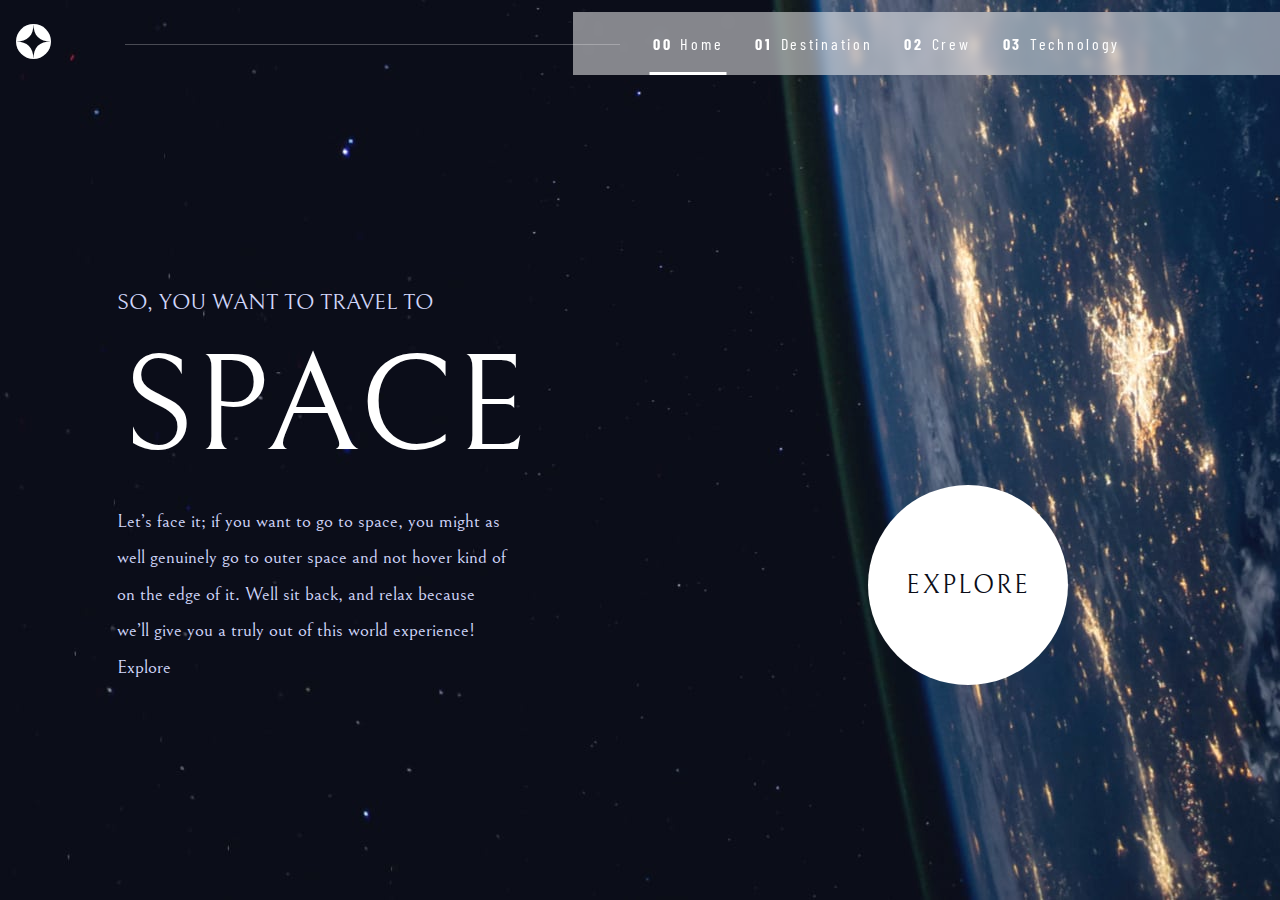
<file: starter-code/index.html>
<!DOCTYPE html>
<html lang="en">
  <head>
    <meta charset="UTF-8" />
    <meta name="viewport" content="width=device-width, initial-scale=1.0" />

    <link
      rel="icon"
      type="image/png"
      sizes="32x32"
      href="./assets/favicon-32x32.png"
    />
    <link rel="preconnect" href="https://fonts.googleapis.com" />
    <link rel="preconnect" href="https://fonts.gstatic.com" crossorigin />
    <link
      href="https://fonts.googleapis.com/css2?family=Barlow+Condensed:wght@400;500;700&family=Barlow:wght@400;500&family=Bellefair&display=swap"
      rel="stylesheet"
    />

    <link rel="stylesheet" href="style.css" />

    <title>Space tourism | Home</title>
  </head>
  <body>
    <section class="hero-section">
      <header class="main-header">
        <div class="logo">
          <svg
            xmlns="http://www.w3.org/2000/svg"
            width="35"
            height="35"
            viewBox="0 0 48 48"
          >
            <g fill="none" fill-rule="evenodd">
              <circle cx="24" cy="24" r="24" fill="#FFF" />
              <path
                fill="#0B0D17"
                d="M24 0c0 16-8 24-24 24 15.718.114 23.718 8.114 24 24 0-16 8-24 24-24-16 0-24-8-24-24z"
              />
            </g>
          </svg>
        </div>
        <button class="nav-toggle">
          <svg
            xmlns="http://www.w3.org/2000/svg"
            width="20"
            height="21"
            class="close-menu"
          >
            <g fill="#D0D6F9" fill-rule="evenodd">
              <path d="M2.575.954l16.97 16.97-2.12 2.122L.455 3.076z" />
              <path d="M.454 17.925L17.424.955l2.122 2.12-16.97 16.97z" />
            </g>
          </svg>
          <svg xmlns="http://www.w3.org/2000/svg" width="24" height="21">
            <g fill="#D0D6F9" fill-rule="evenodd" class="hamburger-menu">
              <path d="M0 0h24v3H0zM0 9h24v3H0zM0 18h24v3H0z" />
            </g>
          </svg>
        </button>
        <nav>
          <ul class="nav-list">
            <li>
              <a href="index.html" class="nav-list-item active"
                ><span>00</span>Home</a
              >
            </li>
            <li>
              <a href="destinations/destination.html" class="nav-list-item"
                ><span>01</span>Destination</a
              >
            </li>
            <li>
              <a href="crew/crew.html" class="nav-list-item"
                ><span>02</span>Crew</a
              >
            </li>
            <li>
              <a href="technogology/technology.html" class="nav-list-item"
                ><span>03</span>Technology</a
              >
            </li>
          </ul>
        </nav>
      </header>
      <main class="grid grid-col-2">
        <div class="hero-text-container">
          <h2 class="hero-header-secondary">So, you want to travel to</h2>
          <h1 class="hero-header">Space</h1>
          <p class="hero-description">
            Let’s face it; if you want to go to space, you might as well
            genuinely go to outer space and not hover kind of on the edge of it.
            Well sit back, and relax because we’ll give you a truly out of this
            world experience! Explore
          </p>
        </div>
        <div class="explore-container">
          <a href="./destinations/destination.html" class="explore">
            explore
          </a>
        </div>
      </main>
    </section>
    <script src="main.js"></script>
  </body>
</html>
</file>
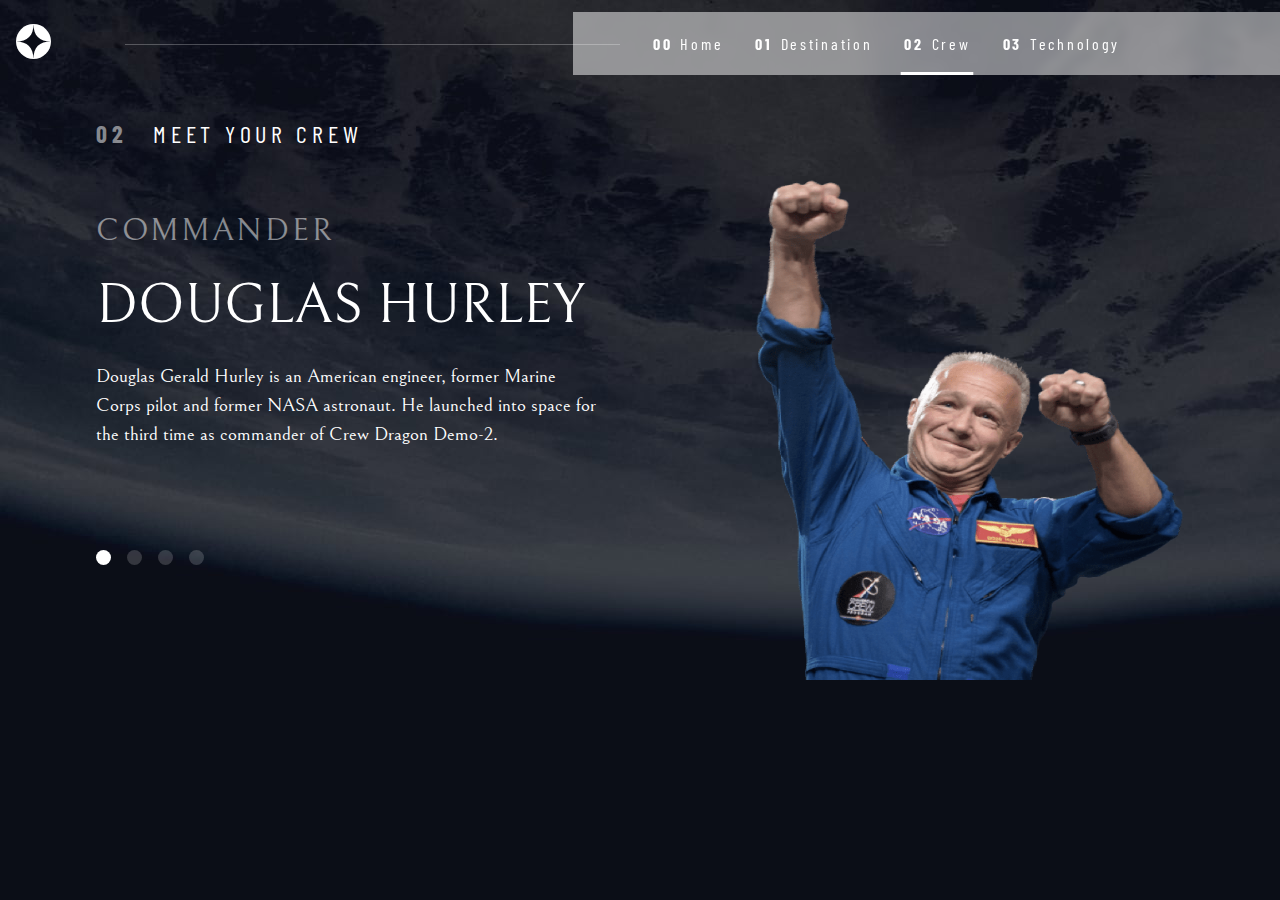
<file: starter-code/crew/crew.html>
<!DOCTYPE html>
<html lang="en">
  <head>
    <meta charset="UTF-8" />
    <meta name="viewport" content="width=device-width, initial-scale=1.0" />

    <link
      rel="icon"
      type="image/png"
      sizes="32x32"
      href="../assets/favicon-32x32.png"
    />
    <link rel="preconnect" href="https://fonts.googleapis.com" />
    <link rel="preconnect" href="https://fonts.gstatic.com" crossorigin />
    <link
      href="https://fonts.googleapis.com/css2?family=Barlow+Condensed:wght@400;500;700&family=Barlow:wght@400;500&family=Bellefair&display=swap"
      rel="stylesheet"
    />
    <link rel="stylesheet" href="crew.css" />
    <title>Crew</title>
  </head>
  <body>
    <header class="main-header">
      <div class="logo">
        <svg
          xmlns="http://www.w3.org/2000/svg"
          width="35"
          height="35"
          viewBox="0 0 48 48"
        >
          <g fill="none" fill-rule="evenodd">
            <circle cx="24" cy="24" r="24" fill="#FFF" />
            <path
              fill="#0B0D17"
              d="M24 0c0 16-8 24-24 24 15.718.114 23.718 8.114 24 24 0-16 8-24 24-24-16 0-24-8-24-24z"
            />
          </g>
        </svg>
      </div>
      <button class="nav-toggle">
        <svg
          xmlns="http://www.w3.org/2000/svg"
          width="20"
          height="21"
          class="close-menu"
        >
          <g fill="#D0D6F9" fill-rule="evenodd">
            <path d="M2.575.954l16.97 16.97-2.12 2.122L.455 3.076z" />
            <path d="M.454 17.925L17.424.955l2.122 2.12-16.97 16.97z" />
          </g>
        </svg>
        <svg xmlns="http://www.w3.org/2000/svg" width="24" height="21">
          <g fill="#D0D6F9" fill-rule="evenodd" class="hamburger-menu">
            <path d="M0 0h24v3H0zM0 9h24v3H0zM0 18h24v3H0z" />
          </g>
        </svg>
      </button>
      <nav>
        <ul class="nav-list">
          <li>
            <a href="../index.html" class="nav-list-item"
              ><span>00</span>Home</a
            >
          </li>
          <li>
            <a href="../destinations/destination.html" class="nav-list-item"
              ><span>01</span>Destination</a
            >
          </li>
          <li>
            <a href="crew.html" class="nav-list-item active"
              ><span>02</span>Crew</a
            >
          </li>
          <li>
            <a href="../technogology/technology.html" class="nav-list-item"
              ><span>03</span>Technology</a
            >
          </li>
        </ul>
      </nav>
    </header>
    <main class="container">
      <h2 class="secondary-header">
        <span class="header-number">02</span>
        meet your crew
      </h2>
      <section class="grid grid-col-2 gap">
        <div class="text-container">
          <div class="crew-details">
            <h3 class="crew-title">commander</h3>
            <h1 class="crew-name">douglas hurley</h1>
            <p class="crew-description">
              Douglas Gerald Hurley is an American engineer, former Marine Corps
              pilot and former NASA astronaut. He launched into space for the
              third time as commander of Crew Dragon Demo-2.
            </p>
          </div>
          <div class="crew-details">
            <h3 class="crew-title">Mession specialist</h3>
            <h1 class="crew-name">mark shuttlerworth</h1>
            <p class="crew-description">
              Mark Richard Shuttleworth is the founder and CEO of Canonical, the
              company behind the Linux-based Ubuntu operating system.
              Shuttleworth became the first South African to travel to space as
              a space tourist.
            </p>
          </div>
          <div class="crew-details">
            <h3 class="crew-title">pilot</h3>
            <h1 class="crew-name">Victor Glover</h1>
            <p class="crew-description">
              Pilot on the first operational flight of the SpaceX Crew Dragon to
              the International Space Station. Glover is a commander in the U.S.
              Navy where he pilots an F/A-18.He was a crew member of Expedition
              64, and served as a station systems flight engineer.
            </p>
          </div>
          <div class="crew-details">
            <h3 class="crew-title">Flight Engineer</h3>
            <h1 class="crew-name">Anousheh Ansari</h1>
            <p class="crew-description">
              Anousheh Ansari is an Iranian American engineer and co-founder of
              Prodea Systems. Ansari was the fourth self-funded space tourist,
              the first self-funded woman to fly to the ISS, and the first
              Iranian in space.
            </p>
          </div>
        </div>
        <div class="img-container">
          <img
            src="../assets/crew/image-douglas-hurley.png"
            alt=" commander douglas hurley"
            title=" photograph of commander douglas hurley"
            class="crew-img"
            t
          />
          <img
            src="../assets/crew/image-mark-shuttleworth.png"
            alt=" photograph of Mession specialist mark shuttlerworth"
            title="photograph of Mession specialist mark shuttlerworth"
            class="crew-img"
          />
          <img
            src="../assets/crew/image-victor-glover.png"
            alt=" photograph of pilot Victor Glover"
            title="photograph of pilot Victor Glover"
            class="crew-img"
          />
          <img
            src="../assets/crew/image-anousheh-ansari.png"
            alt=" photograph of flight engineer Anousheh Ansari"
            title="photograph of flight engineer Anousheh Ansari"
            class="crew-img"
          />
        </div>
        <div class="buttons">
          <button class="crew-switch active"></button
          ><button class="crew-switch"></button
          ><button class="crew-switch"></button
          ><button class="crew-switch"></button>
        </div>
      </section>
    </main>
    <script src="crew.js"></script>
  </body>
</html>
</file>
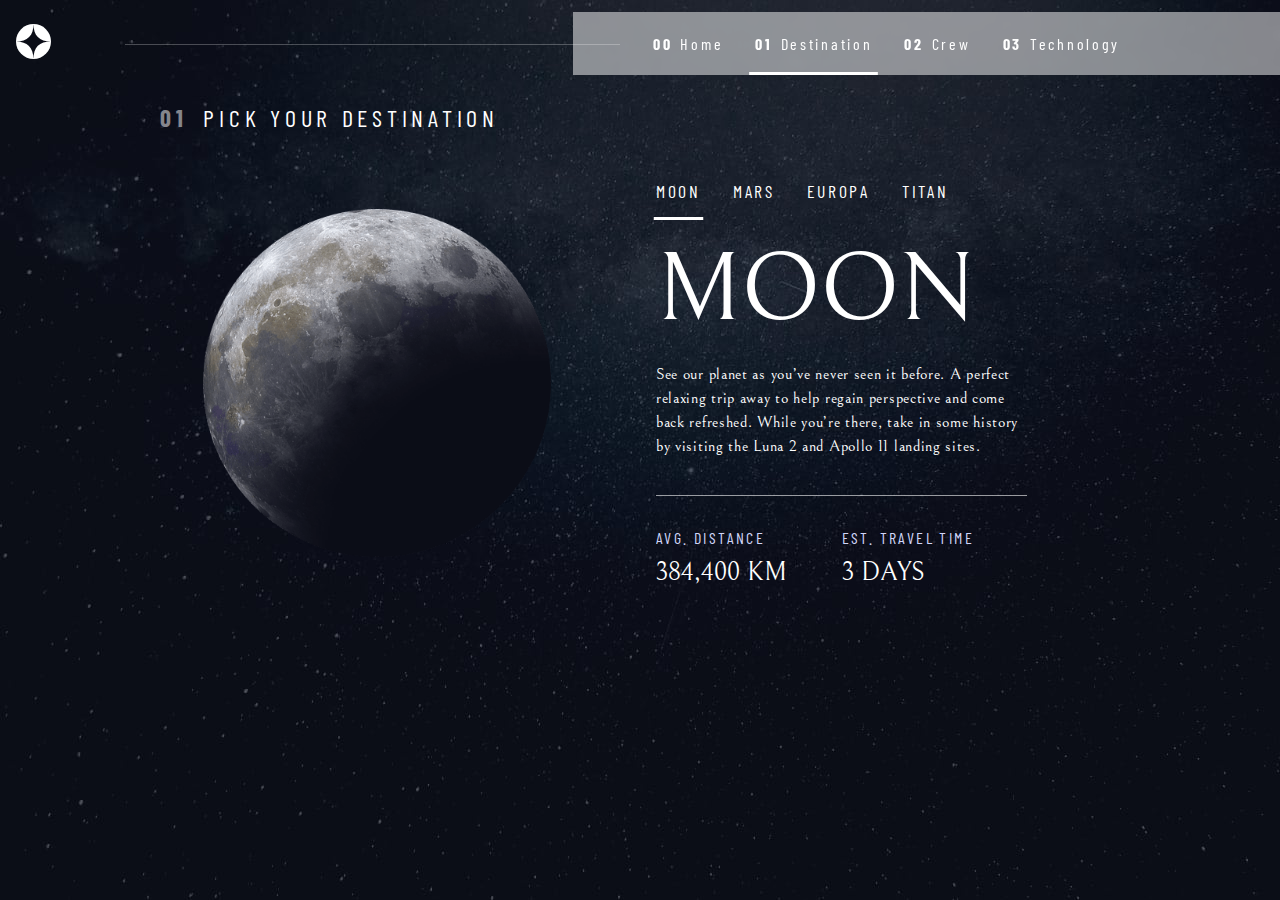
<file: starter-code/destinations/destination.html>
<!DOCTYPE html>
<html lang="en">
  <head>
    <meta charset="UTF-8" />
    <meta name="viewport" content="width=device-width, initial-scale=1.0" />

    <link
      rel="icon"
      type="image/png"
      sizes="32x32"
      href="../assets/favicon-32x32.png"
    />
    <link rel="preconnect" href="https://fonts.googleapis.com" />
    <link rel="preconnect" href="https://fonts.gstatic.com" crossorigin />
    <link
      href="https://fonts.googleapis.com/css2?family=Barlow+Condensed:wght@400;500;700&family=Barlow:wght@400;500&family=Bellefair&display=swap"
      rel="stylesheet"
    />
    <link rel="stylesheet" href="destinations.css" />
    <title>Destination</title>
  </head>
  <body>
    <header class="main-header">
      <div class="logo">
        <svg
          xmlns="http://www.w3.org/2000/svg"
          width="35"
          height="35"
          viewBox="0 0 48 48"
        >
          <g fill="none" fill-rule="evenodd">
            <circle cx="24" cy="24" r="24" fill="#FFF" />
            <path
              fill="#0B0D17"
              d="M24 0c0 16-8 24-24 24 15.718.114 23.718 8.114 24 24 0-16 8-24 24-24-16 0-24-8-24-24z"
            />
          </g>
        </svg>
      </div>
      <button class="nav-toggle">
        <svg
          xmlns="http://www.w3.org/2000/svg"
          width="20"
          height="21"
          class="close-menu"
        >
          <g fill="#D0D6F9" fill-rule="evenodd">
            <path d="M2.575.954l16.97 16.97-2.12 2.122L.455 3.076z" />
            <path d="M.454 17.925L17.424.955l2.122 2.12-16.97 16.97z" />
          </g>
        </svg>
        <svg xmlns="http://www.w3.org/2000/svg" width="24" height="21">
          <g fill="#D0D6F9" fill-rule="evenodd" class="hamburger-menu">
            <path d="M0 0h24v3H0zM0 9h24v3H0zM0 18h24v3H0z" />
          </g>
        </svg>
      </button>
      <nav>
        <ul class="nav-list">
          <li>
            <a href="../index.html" class="nav-list-item"
              ><span>00</span>Home</a
            >
          </li>
          <li>
            <a href="destination.html" class="nav-list-item active"
              ><span>01</span>Destination</a
            >
          </li>
          <li>
            <a href="../crew/crew.html" class="nav-list-item"
              ><span>02</span>Crew</a
            >
          </li>
          <li>
            <a href="../technogology/technology.html" class="nav-list-item"
              ><span>03</span>Technology</a
            >
          </li>
        </ul>
      </nav>
    </header>
    <main class="container">
      <h2 class="secondary-header">
        <span class="header-number">01</span>Pick your destination
      </h2>
      <section class="gap grid grid-col-2">
        <div class="img-container">
          <!-- moon image  -->
          <img
            src="../assets/destination/image-moon.png"
            alt="moon
          image"
            title="moon image"
            class="destination-img moon-img active"
          />

          <!-- mars image -->
          <img
            src="../assets/destination/image-mars.png"
            alt="mars image"
            title="mars image"
            class="destination-img mars-img"
          />
          <!-- europa image  -->
          <img
            src="../assets/destination/image-europa.png"
            alt="europa image"
            title="Europa image"
            class="destination-img europa-img"
          />
          <!-- TITAN image  -->
          <img
            src="../assets/destination/image-titan.png"
            alt="titan image"
            title="titan image"
            class="destination-img titan-img"
          />
        </div>
        <div class="text-container">
          <ul class="destination-list">
            <li class="destination-list-item moon-item active">MOON</li>
            <li class="destination-list-item mars-item">MARS</li>
            <li class="destination-list-item europa-item">EUROPA</li>
            <li class="destination-list-item titan-item">TITAN</li>
          </ul>
          <div class="destination-block moon-block active">
            <h1 class="destination-header">MOON</h1>
            <div class="destination-description">
              See our planet as you’ve never seen it before. A perfect relaxing
              trip away to help regain perspective and come back refreshed.
              While you’re there, take in some history by visiting the Luna 2
              and Apollo 11 landing sites.
            </div>
            <section class="grid grid-col-2">
              <div class="info-block travel-distance">
                <h3 class="info-title">Avg. distance</h3>
                <span class="info">384,400 KM</span>
              </div>
              <div class="info-block travel-time">
                <h3 class="info-title">Est. travel time</h3>
                <span class="info">3 days</span>
              </div>
            </section>
          </div>
          <div class="destination-block mars-block">
            <h1 class="destination-header">MARS</h1>
            <div class="destination-description">
              Don’t forget to pack your hiking boots. You’ll need them to tackle
              Olympus Mons, the tallest planetary mountain in our solar system.
              It’s two and a half times the size of Everest!
            </div>
            <section class="grid grid-col-2">
              <div class="info-block travel-distance">
                <h3 class="info-title">Avg. distance</h3>
                <span class="info">225 MIL. km</span>
              </div>
              <div class="info-block travel-time">
                <h3 class="info-title">Est. travel time</h3>
                <span class="info">9 months</span>
              </div>
            </section>
          </div>
          <div class="destination-block europa-block">
            <h1 class="destination-header">EUROPA</h1>
            <div class="destination-description">
              The smallest of the four Galilean moons orbiting Jupiter, Europa
              is a winter lover’s dream. With an icy surface, it’s perfect for a
              bit of ice skating, curling, hockey, or simple relaxation in your
              snug wintery cabin.
            </div>
            <section class="grid grid-col-2">
              <div class="info-block travel-distance">
                <h3 class="info-title">Avg. distance</h3>
                <span class="info">628 MIL. km</span>
              </div>
              <div class="info-block travel-time">
                <h3 class="info-title">Est. travel time</h3>
                <span class="info">3 years</span>
              </div>
            </section>
          </div>
          <div class="destination-block titan-block">
            <h1 class="destination-header">TITAN</h1>
            <div class="destination-description">
              The only moon known to have a dense atmosphere other than Earth,
              Titan is a home away from home (just a few hundred degrees
              colder!). As a bonus, you get striking views of the Rings of
              Saturn.
            </div>
            <section class="grid grid-col-2">
              <div class="info-block travel-distance">
                <h3 class="info-title">Avg. distance</h3>
                <span class="info">1.6 BIL. km</span>
              </div>
              <div class="info-block travel-time">
                <h3 class="info-title">Est. travel time</h3>
                <span class="info">7 years</span>
              </div>
            </section>
          </div>
        </div>
      </section>
    </main>
    <script src="destination.js"></script>
  </body>
</html>
</file>
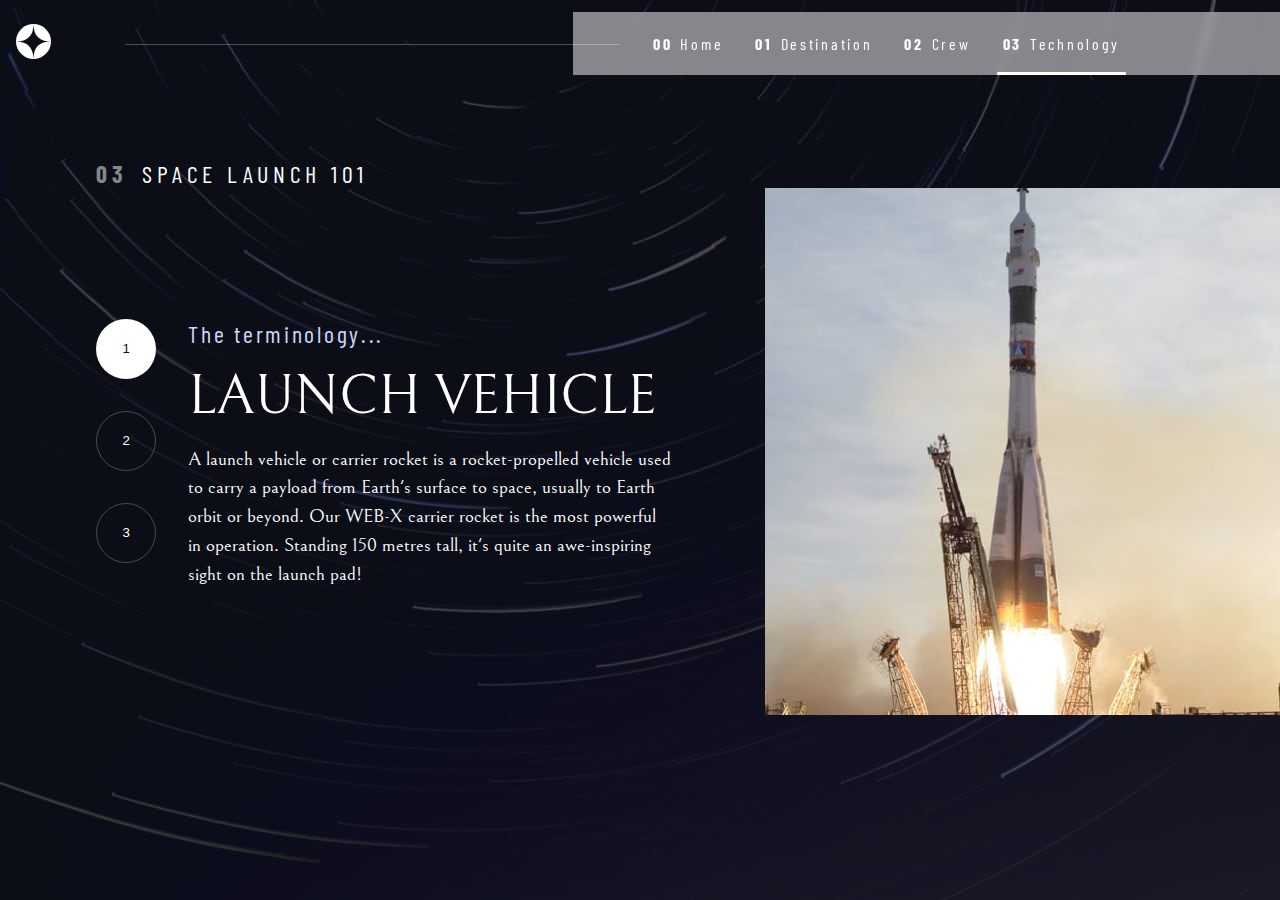
<file: starter-code/technogology/technology.html>
<!DOCTYPE html>
<html lang="en">
  <head>
    <meta charset="UTF-8" />
    <meta name="viewport" content="width=device-width, initial-scale=1.0" />

    <link
      rel="icon"
      type="image/png"
      sizes="32x32"
      href="../assets/favicon-32x32.png"
    />
    <link rel="preconnect" href="https://fonts.googleapis.com" />
    <link rel="preconnect" href="https://fonts.gstatic.com" crossorigin />
    <link
      href="https://fonts.googleapis.com/css2?family=Barlow+Condensed:wght@400;500;700&family=Barlow:wght@400;500&family=Bellefair&display=swap"
      rel="stylesheet"
    />
    <link rel="stylesheet" href="technology.css" />
    <title>Technology</title>
  </head>
  <body>
    <header class="main-header">
      <div class="logo">
        <svg
          xmlns="http://www.w3.org/2000/svg"
          width="35"
          height="35"
          viewBox="0 0 48 48"
        >
          <g fill="none" fill-rule="evenodd">
            <circle cx="24" cy="24" r="24" fill="#FFF" />
            <path
              fill="#0B0D17"
              d="M24 0c0 16-8 24-24 24 15.718.114 23.718 8.114 24 24 0-16 8-24 24-24-16 0-24-8-24-24z"
            />
          </g>
        </svg>
      </div>
      <button class="nav-toggle">
        <svg
          xmlns="http://www.w3.org/2000/svg"
          width="20"
          height="21"
          class="close-menu"
        >
          <g fill="#D0D6F9" fill-rule="evenodd">
            <path d="M2.575.954l16.97 16.97-2.12 2.122L.455 3.076z" />
            <path d="M.454 17.925L17.424.955l2.122 2.12-16.97 16.97z" />
          </g>
        </svg>
        <svg xmlns="http://www.w3.org/2000/svg" width="24" height="21">
          <g fill="#D0D6F9" fill-rule="evenodd" class="hamburger-menu">
            <path d="M0 0h24v3H0zM0 9h24v3H0zM0 18h24v3H0z" />
          </g>
        </svg>
      </button>
      <nav>
        <ul class="nav-list">
          <li>
            <a href="../index.html" class="nav-list-item"
              ><span>00</span>Home</a
            >
          </li>
          <li>
            <a href="../destinations/destination.html" class="nav-list-item"
              ><span>01</span>Destination</a
            >
          </li>
          <li>
            <a href="../crew/crew.html" class="nav-list-item"
              ><span>02</span>Crew</a
            >
          </li>
          <li>
            <a href="technology.html" class="nav-list-item active"
              ><span>03</span>Technology</a
            >
          </li>
        </ul>
      </nav>
    </header>
    <main class="container">
      <h2 class="secondary-header">
        <span class="header-number">03</span>Space launch 101
      </h2>
      <section class="grid grid-col-2 gap">
        <div class="text-container grid grid-col-special">
          <div class="btns">
            <button class="switch-technology">1</button
            ><button class="switch-technology">2</button
            ><button class="switch-technology">3</button>
          </div>
          <div class="terminology-details">
            <h3 class="terminology">The terminology...</h3>
            <h1 class="technology-name">LAUNCH VEHICLE</h1>
            <p class="technology-description">
              A launch vehicle or carrier rocket is a rocket-propelled vehicle
              used to carry a payload from Earth's surface to space, usually to
              Earth orbit or beyond. Our WEB-X carrier rocket is the most
              powerful in operation. Standing 150 metres tall, it's quite an
              awe-inspiring sight on the launch pad!
            </p>
          </div>
          <div class="terminology-details">
            <h3 class="terminology">The terminology...</h3>
            <h1 class="technology-name">SPACEPORT</h1>
            <p class="technology-description">
              A spaceport or cosmodrome is a site for launching (or receiving)
              spacecraft, by analogy to the seaport for ships or airport for
              aircraft. Based in the famous Cape Canaveral, our spaceport is
              ideally situated to take advantage of the Earth’s rotation for
              launch.
            </p>
          </div>
          <div class="terminology-details">
            <h3 class="terminology">The terminology...</h3>
            <h1 class="technology-name">SPACE CAPSULE</h1>
            <p class="technology-description">
              A space capsule is an often-crewed spacecraft that uses a
              blunt-body reentry capsule to reenter the Earth's atmosphere
              without wings. Our capsule is where you'll spend your time during
              the flight. It includes a space gym, cinema, and plenty of other
              activities to keep you entertained.
            </p>
          </div>
        </div>
        <div class="img-container">
          <span class="technology-img">
            <img
              src="../assets/technology/image-launch-vehicle-portrait.jpg"
              alt=""
              class="portrait" />
            <img
              src="../assets/technology/image-launch-vehicle-landscape.jpg"
              alt=""
              class="landscape"
          /></span>
          <span class="technology-img">
            <img
              src="../assets/technology/image-space-capsule-portrait.jpg"
              alt=""
              class="portrait" />
            <img
              src="../assets/technology/image-space-capsule-landscape.jpg"
              alt=""
              class="landscape"
          /></span>
          <span class="technology-img">
            <img
              src="../assets/technology/image-spaceport-portrait.jpg"
              alt=""
              class="portrait" />
            <img
              src="../assets/technology/image-spaceport-landscape.jpg"
              alt=""
              class="landscape"
          /></span>
        </div>
      </section>
    </main>
    <script src="technology.js"></script>
  </body>
</html>
</file>
<file: starter-code/style.css>
/* Global Styles */
*,
*::after,
*::before {
  box-sizing: border-box;
  margin: 0;
  padding: 0;
}

body {
  font-family: "Bellefair", serif, sans-serif; /* Combine font-family declaration */
  overflow-x: hidden;
  background-image: url(./assets/home/background-home-desktop.jpg);
  background-size: cover;
  background-repeat: no-repeat;
  min-height: 100vh;
}

a {
  text-decoration: none;
}

/* Utility Classes */

.grid {
  display: grid;
}

.grid-col-2 {
  grid-template-columns: 1fr 1fr;
  height: 89vh;
  align-content: center;
}

/* Hero Section */

.hero-section {
  background-size: cover;
  height: 100vh;
}

/* Main Header */

.main-header {
  max-width: 1440px;
  display: flex;
  justify-content: space-between;
  align-items: center;
  padding: 0.5rem 0;
}

.logo {
  padding: 1rem;
}

.nav-toggle {
  display: none;
  z-index: 9999;
}

.nav-list {
  list-style-type: none;
  display: flex;
  gap: 2rem;
  padding: 1.4rem 5rem;
  padding-right: 10rem;
  background-color: rgba(255, 255, 255, 0.5);
  backdrop-filter: blur(5px);
  position: relative;
  z-index: 99;
}

.nav-list span {
  font-weight: 700;
}

.nav-list-item {
  text-decoration: none;
  display: flex;
  gap: 0.5rem;
  font-size: 1rem;
  font-family: "Barlow Condensed", sans-serif;
  color: #fff;
  letter-spacing: 2.7px;
  position: relative;
}

.nav-list-item::before {
  content: "";
  position: absolute;
  bottom: -22px;
  left: 0;
  width: 0;
  height: 3px;
  width: 100%;
  transform: scaleX(0);
  transition: transform 0.3s;
  transform-origin: center;
  background-color: rgb(255, 255, 255);
}

.nav-list-item.active::before {
  transform: scaleX(1.1);
}

.nav-list-item:active::before {
  transform: scaleX(1.1);
  background-color: #fff;
}

.nav-list-item:hover::before {
  transform: scaleX(1.1);
  background-color: rgba(255, 255, 255, 0.541);
}

.nav-list::before {
  content: "";
  border-top: 1px solid rgb(255, 255, 255);
  opacity: 0.26;
  width: 70%;
  position: absolute;
  top: 50%;
  right: 660px;
}

@media screen and (max-width: 1024px) {
  .nav-list {
    padding-right: 5rem;
  }
  .nav-list::before {
    width: 40%;
    right: 587px;
  }
}

@media screen and (max-width: 768px) {
  .nav-list::before {
    display: none;
  }

  .nav-list {
    padding: 1.4rem 1.4rem;
  }
  .nav-list-item span {
    display: none;
  }
}

@media screen and (max-width: 450px) {
  .nav-list {
    position: fixed;
    top: 0;
    right: 0;
    height: 100vh;
    width: 60vw;
    flex-direction: column;
    gap: 3rem;
    align-items: flex-start;
    background: rgba(41, 41, 41, 0.6);
    padding-top: 8rem;
    padding-left: 2rem;
    transform: translateX(100%);
    opacity: 0;
    visibility: hidden;
    overflow-y: hidden;
    user-select: none;
    transition: all 300ms ease-in-out;
  }
  @supports (backdrop-filter: blur(3px)) {
    .nav-list {
      /* Supported style with backdrop-filter */
      background: rgba(255, 255, 255, 0.2);
      backdrop-filter: blur(3px);
    }
  }

  .nav-open .nav-list {
    transform: translateX(0%);
    opacity: 1;
    visibility: visible;
  }

  .nav-list span {
    display: block;
  }

  .nav-list-item {
    font-size: 1rem;
    letter-spacing: 2.7px;
  }

  .nav-toggle {
    display: block;
    background-color: transparent;
    border: none;
    cursor: pointer;
    position: absolute;
    top: 28px;
    right: 25px;
    z-index: 999;
  }

  .nav-toggle .close-menu {
    display: none;
  }

  .nav-open .close-menu {
    display: block;
  }

  .nav-open .hamburger-menu {
    display: none;
  }
}

/* Main */
main {
  max-width: 1440px;
  gap: 2rem;
}

.hero-text-container {
  display: flex;
  flex-direction: column;
  gap: 1rem;
  color: #fff;
  margin: 5rem auto; /* Combine margin properties */
  width: 390px;
}

.hero-header-secondary {
  font-size: 1.4rem;
  font-weight: 500;
  text-transform: uppercase;
  color: rgb(208, 214, 249);
}

.hero-header {
  font-size: 8.5rem;
  text-transform: uppercase;
  font-weight: 500;
  margin-left: 0.3rem;
}

.hero-description {
  font-size: 1.2rem;
  line-height: 1.9;
  color: rgb(208, 214, 249);
}

.explore-container {
  display: flex;
  align-items: flex-end; /* Updated alignment value */
  justify-content: center;
  margin-bottom: 5rem;
}

.explore {
  border: none;
  cursor: pointer;
  display: flex;
  font-size: 1.6rem;
  width: 200px;
  height: 200px;
  border-radius: 50%;
  background-color: rgb(255, 255, 255);
  color: #0b0d17;
  align-items: center;
  justify-content: center;
  text-transform: uppercase;
  letter-spacing: 2px;
  transition: all 200ms ease-in-out;
}

.explore:hover {
  box-shadow: 0 0 0 50px rgba(255, 255, 255, 0.521);
}

/* Media Queries for Main */
@media screen and (max-width: 768px) {
  body {
    background-image: url(./assets/home/background-home-tablet.jpg);
  }
  .nav-list::before {
    display: none;
  }
  .nav-list {
    padding: 1.4rem;
  }
  .hero-text-container {
    text-align: center;
    width: 60%;
    margin-top: 3rem;
  }
  .hero-header {
    font-size: 6rem;
    padding: 0;
  }
  .grid-col-2 {
    grid-template-columns: 1fr;
    row-gap: 4rem;
    height: auto;
    align-content: center;
  }
  .nav-list span {
    display: none;
  }
}

@media screen and (max-width: 445px) {
  body {
    background-image: url(./assets/home/background-home-mobile.jpg);
  }
  /* Navigation (Mobile) */
  .nav-list {
    position: fixed;
    top: 0;
    right: 0;
    height: 100vh;
    width: 60vw;
    flex-direction: column;
    gap: 3rem;
    align-items: flex-start;
    background: rgba(0, 0, 0, 0.8);
    padding-top: 8rem;
    padding-left: 2rem;
    backdrop-filter: blur(3px);
    transform: translateX(100%);
    opacity: 0;
    visibility: hidden;
    overflow-y: hidden;
    user-select: none;
    transition: all 300ms ease-in-out;
  }
  @supports (backdrop-filter: blur(3px)) {
    .nav-list {
      /* Supported style with backdrop-filter */
      background: rgba(255, 255, 255, 0.2);
      backdrop-filter: blur(3px);
    }
  }
  .nav-open .nav-list {
    transform: translateX(0%);
    opacity: 1;
    visibility: visible;
  }
  .nav-list span {
    display: block;
  }
  .nav-list-item {
    font-size: 1rem;
    letter-spacing: 2.7px;
  }
  /* Nav Toggle Button */
  .nav-toggle {
    display: block;
    background-color: transparent;
    border: none;
    cursor: pointer;
    position: absolute;
    top: 28px;
    right: 25px;
    z-index: 999;
  }
  .nav-toggle .close-menu {
    display: none;
  }
  .nav-open .close-menu {
    display: block;
  }
  .nav-open .hamburger-menu {
    display: none;
  }
  /* Hero Text Container */
  .hero-text-container {
    text-align: center;
    width: 95%;
    margin-top: 1rem;
  }
  .hero-header {
    font-size: 5rem;
  }
  .hero-header-secondary {
    font-size: 1rem;
  }
  /* Grid Columns 2 */
  .grid-col-2 {
    row-gap: 20px;
  }
  /* Explore Button */
  .explore {
    width: 150px;
    height: 150px;
    font-size: 1rem;
  }
  .explore:hover {
    box-shadow: none;
  }
}
</file>
<file: starter-code/crew/crew.css>
*::before,
*::after,
* {
  box-sizing: border-box;
  margin: 0;
}

body {
  margin: 0;
  background-image: url(../assets/crew/background-crew-desktop.jpg);
  background-repeat: no-repeat;
  background-size: cover;
  font-family: "Bellefair", sans-serif;
  overflow-x: hidden;
  min-height: 100vh;
}

/* Utility Classes */

.grid {
  display: grid;
}

.grid-col-2 {
  grid-template-columns: 60fr 40fr;
  row-gap: 3rem;
}
button {
  border: none;
  background: none;
  cursor: pointer;
}
.gap {
  gap: 1rem;
}
/************ Header **********/
.main-header {
  max-width: 1440px;
  display: flex;
  justify-content: space-between;
  align-items: center;
  padding: 0.5rem 0;
}

.logo {
  padding: 1rem;
}

.nav-toggle {
  display: none;
  z-index: 9999;
}

.nav-list {
  list-style-type: none;
  display: flex;
  gap: 2rem;
  padding: 1.4rem 5rem;
  padding-right: 10rem;
  background-color: rgba(255, 255, 255, 0.5);
  backdrop-filter: blur(5px);
  position: relative;
  z-index: 99;
}

.nav-list span {
  font-weight: 700;
}

.nav-list-item {
  text-decoration: none;
  display: flex;
  gap: 0.5rem;
  font-size: 1rem;
  font-family: "Barlow Condensed", sans-serif;
  color: #fff;
  letter-spacing: 2.7px;
  position: relative;
}

.nav-list-item::before {
  content: "";
  position: absolute;
  bottom: -22px;
  left: 0;
  width: 0;
  height: 3px;
  width: 100%;
  transform: scaleX(0);
  transition: transform 0.3s;
  transform-origin: center;
  background-color: rgb(255, 255, 255);
}

.nav-list-item.active::before {
  transform: scaleX(1.1);
}

.nav-list-item:active::before {
  transform: scaleX(1.1);
  background-color: #fff;
}

.nav-list-item:hover::before {
  transform: scaleX(1.1);
  background-color: rgba(255, 255, 255, 0.541);
}

.nav-list::before {
  content: "";
  border-top: 1px solid rgb(255, 255, 255);
  opacity: 0.26;
  width: 70%;
  position: absolute;
  top: 50%;
  right: 660px;
}

@media screen and (max-width: 1024px) {
  .nav-list {
    padding-right: 5rem;
  }
  .nav-list::before {
    width: 40%;
    right: 587px;
  }
}

@media screen and (max-width: 768px) {
  .nav-list::before {
    display: none;
  }

  .nav-list {
    padding: 1.4rem 1.4rem;
  }
  .nav-list-item span {
    display: none;
  }
}

@media screen and (max-width: 450px) {
  .nav-list {
    position: fixed;
    top: 0;
    right: 0;
    height: 100vh;
    width: 60vw;
    flex-direction: column;
    gap: 3rem;
    align-items: flex-start;
    background: rgba(41, 41, 41, 0.6);
    padding-top: 8rem;
    padding-left: 2rem;
    transform: translateX(100%);
    opacity: 0;
    visibility: hidden;
    overflow-y: hidden;
    user-select: none;
    transition: all 300ms ease-in-out;
  }
  @supports (backdrop-filter: blur(3px)) {
    .nav-list {
      /* Supported style with backdrop-filter */
      background: rgba(255, 255, 255, 0.2);
      backdrop-filter: blur(3px);
    }
  }

  .nav-open .nav-list {
    transform: translateX(0%);
    opacity: 1;
    visibility: visible;
  }

  .nav-list span {
    display: block;
  }

  .nav-list-item {
    font-size: 1rem;
    letter-spacing: 2.7px;
  }

  .nav-toggle {
    display: block;
    background-color: transparent;
    border: none;
    cursor: pointer;
    position: absolute;
    top: 28px;
    right: 25px;
    z-index: 999;
  }

  .nav-toggle .close-menu {
    display: none;
  }

  .nav-open .close-menu {
    display: block;
  }

  .nav-open .hamburger-menu {
    display: none;
  }
}
/**************** end  of header styling ***********/
.container {
  padding: 0 6rem;
  max-width: 1400px;
}
/*   ******** header  ********* */

.secondary-header {
  font-family: "Barlow Condensed", sans-serif;
  color: #fff;
  text-transform: uppercase;
  letter-spacing: 4.725px;
  font-size: 1.5rem;
  margin-bottom: 2rem;
  margin-top: 2rem;
  font-weight: 400;
}
.header-number {
  margin-right: 1rem;
  opacity: 0.5;
  font-weight: 700;
}

.img-container {
  display: flex;
  flex-direction: column;
  align-items: center;
  justify-content: center;
  grid-row: span 2;
  position: relative;
}
.crew-img {
  opacity: 0;
  visibility: hidden;
  user-select: none;
  height: 0px;
  width: 0px;
  transition: all 200ms ease;
}
.crew-img.active {
  width: 100%;
  height: auto;
  max-height: 500px;
  opacity: 1;
  visibility: visible;
  user-select: all;
  aspect-ratio: auto;
  align-self: center;
}

/*  text container */
.text-container {
  display: flex;
  flex-direction: column;
  padding-top: 2rem;
  overflow: hidden;
}
.crew-title {
  text-transform: uppercase;
  font-size: 2rem;
  opacity: 0.5;
  letter-spacing: 2.7px;
  font-weight: 400;
}
.crew-name {
  text-transform: uppercase;
  font-size: 3.5rem;
  font-weight: 400;
}
.crew-description {
  font-size: 1.2rem;
  max-width: 500px;
  line-height: 1.5;
}

/***** crew details and img switching */
.crew-details {
  opacity: 0;
  visibility: hidden;
  user-select: none;
  width: 1px;
  height: 1px;
  transition: all 200ms ease;
}

.crew-details.active {
  height: auto;
  width: auto;
  color: #fff;
  display: flex;
  flex-direction: column;
  gap: 1.5rem;
  opacity: 1;
  visibility: visible;
  user-select: all;
}

/* switching info buttons */
.buttons {
  display: flex;
  flex-direction: row;
  gap: 1rem;
  padding-bottom: 4rem;
  margin-top: 2rem;
}
.crew-switch {
  height: 15px;
  width: 15px;
  border-radius: 50%;

  background-color: #fff;
  opacity: 0.17436291;
}

.crew-switch:hover {
  opacity: 0.5;
  scale: 1.05;
}
.crew-switch.active {
  opacity: 1;
}
/* media queries */
@media (max-width: 940px) {
  .container {
    padding: 0rem 4rem;
  }
  .crew-title {
    font-size: 1.5;
  }
  .crew-name {
    font-size: 3rem;
  }
  .crew-img.active {
    max-height: 30rem;
  }
}
@media (max-width: 768px) {
  body {
    background-image: url(../assets/crew/background-crew-tablet.jpg);
  }
  .container {
    padding: 0rem 2rem;
  }
  .grid-col-2 {
    grid-template-columns: 1fr;
  }
  .gap {
    gap: 5rem;
  }
  .text-container {
    padding-top: 0rem;
    align-items: center;
    text-align: center;
  }
  .crew-description {
    font-family: "Barlow-regular";
    font-size: 1.2rem;
    max-width: 500px;
  }
  .crew-switch {
    width: 10px;
    height: 10px;
  }
  .buttons {
    justify-content: center;
    padding: 0rem;
    margin: 0rem;
  }

  .crew-img.active {
    width: 65%;
  }
}

@media (max-width: 445px) {
  body {
    background-image: url(../assets/crew/background-crew-mobile.jpg);
  }
  .gap {
    gap: 2rem;
  }
  .secondary-header {
    text-align: center;
    font-size: 1.2rem;
  }
  .text-container {
    gap: 1rem;
  }
  .img-container {
    grid-row: 1;
    border-bottom: 3px solid rgba(255, 255, 255, 0.651);
  }
  .crew-img.active {
    width: 50%;
  }
  .crew-title {
    font-size: 1.4rem;
  }
  .crew-name {
    font-size: 1.8rem;
  }

  .buttons {
    order: -1;
  }
}
</file>
<file: starter-code/destinations/destinations.css>
*::before,
*::after,
* {
  box-sizing: border-box;
  margin: 0;
}
body {
  margin: 0;
  background-image: url(../assets/destination/background-destination-desktop.jpg);
  /* font-family: sans-serif; */
  font-family: "Bellefair", sans-serif;
  overflow-x: hidden;
  min-height: 100vh;
}

/* Utility Classes */

.grid {
  display: grid;
}

.grid-col-2 {
  grid-template-columns: 1fr 1fr;
}
button {
  border: none;
  background: none;
  cursor: pointer;
}
.gap {
  gap: 2rem;
}
/************ Header **********/
.main-header {
  max-width: 1440px;
  display: flex;
  justify-content: space-between;
  align-items: center;
  padding: 0.5rem 0;
}

.logo {
  padding: 1rem;
}

.nav-toggle {
  display: none;
  z-index: 9999;
}

.nav-list {
  list-style-type: none;
  display: flex;
  gap: 2rem;
  padding: 1.4rem 5rem;
  padding-right: 10rem;
  background-color: rgba(255, 255, 255, 0.5);
  backdrop-filter: blur(5px);
  position: relative;
  z-index: 99;
}

.nav-list span {
  font-weight: 700;
}

.nav-list-item {
  text-decoration: none;
  display: flex;
  gap: 0.5rem;
  font-size: 1rem;
  font-family: "Barlow Condensed", sans-serif;
  color: #fff;
  letter-spacing: 2.7px;
  position: relative;
}

.nav-list-item::before {
  content: "";
  position: absolute;
  bottom: -22px;
  left: 0;
  width: 0;
  height: 3px;
  width: 100%;
  transform: scaleX(0);
  transition: transform 0.3s;
  transform-origin: center;
  background-color: rgb(255, 255, 255);
}

.nav-list-item.active::before {
  transform: scaleX(1.1);
}

.nav-list-item:active::before {
  transform: scaleX(1.1);
  background-color: #fff;
}

.nav-list-item:hover::before {
  transform: scaleX(1.1);
  background-color: rgba(255, 255, 255, 0.541);
}

.nav-list::before {
  content: "";
  border-top: 1px solid rgb(255, 255, 255);
  opacity: 0.26;
  width: 70%;
  position: absolute;
  top: 50%;
  right: 660px;
}

@media screen and (max-width: 1024px) {
  .nav-list {
    padding-right: 5rem;
  }
  .nav-list::before {
    width: 40%;
    right: 587px;
  }
}

@media screen and (max-width: 768px) {
  .nav-list::before {
    display: none;
  }

  .nav-list {
    padding: 1.4rem 1.4rem;
  }
  .nav-list-item span {
    display: none;
  }
}

@media screen and (max-width: 450px) {
  .nav-list {
    position: fixed;
    top: 0;
    right: 0;
    height: 100vh;
    width: 60vw;
    flex-direction: column;
    gap: 3rem;
    align-items: flex-start;
    background: rgba(41, 41, 41, 0.6);
    padding-top: 8rem;
    padding-left: 2rem;
    transform: translateX(100%);
    opacity: 0;
    visibility: hidden;
    overflow-y: hidden;
    user-select: none;
    transition: all 300ms ease-in-out;
  }
  @supports (backdrop-filter: blur(3px)) {
    .nav-list {
      /* Supported style with backdrop-filter */
      background: rgba(255, 255, 255, 0.2);
      backdrop-filter: blur(3px);
    }
  }

  .nav-open .nav-list {
    transform: translateX(0%);
    opacity: 1;
    visibility: visible;
  }

  .nav-list span {
    display: block;
  }

  .nav-list-item {
    font-size: 1rem;
    letter-spacing: 2.7px;
  }

  .nav-toggle {
    display: block;
    background-color: transparent;
    border: none;
    cursor: pointer;
    position: absolute;
    top: 28px;
    right: 25px;
    z-index: 999;
  }

  .nav-toggle .close-menu {
    display: none;
  }

  .nav-open .close-menu {
    display: block;
  }

  .nav-open .hamburger-menu {
    display: none;
  }
}

/**************** end  of header styling ***********/
/********* MAIN **************/

.container {
  padding: 1rem 10rem;
  max-width: 1350px;
}

/*         header         */
.secondary-header {
  font-family: "Barlow Condensed", sans-serif;
  color: #fff;
  text-transform: uppercase;
  letter-spacing: 4.725px;
  font-size: 1.5rem;
  margin-bottom: 3rem;
  font-weight: 400;
}
.header-number {
  margin-right: 1rem;
  opacity: 0.5;
  font-weight: 700;
}
/* image */
.img-container {
  width: 100%;
  display: flex;
  justify-content: center;
  align-items: center;
  /* padding-top: 1rem; */
}

.destination-img {
  height: auto;
  width: 10px;
  opacity: 0;
  visibility: hidden;
  user-select: none;
  transform: translateX(-100%);
  transition: all 300ms ease-in-out;
}

/** text container */
.text-container {
  width: 80%;
}
.destination-list {
  list-style: none;
  display: flex;
  gap: 2rem;
  height: 40px;
  width: 100%;
  margin-bottom: 1rem;
  padding: 0px;
}
.destination-list-item {
  font-family: "Barlow Condensed", sans-serif;
  font-size: 1.1rem;
  letter-spacing: 2.7px;
  color: #fff;
  cursor: pointer;
  position: relative;
}
.destination-list-item::before {
  content: "";
  position: absolute;
  bottom: 0;
  left: 0;
  width: 0;
  height: 3px;
  width: 100%;
  transform: scaleX(0);
  transition: transform 0.3s;
  transform-origin: center;
  background-color: rgba(255, 255, 255, 0.5);
}

.destination-list-item:hover::before {
  transform: scaleX(1.1);
}
.destination-list-item.active::before {
  transform: scaleX(1.1);
  background-color: #fff;
}

.destination-block {
  display: flex;
  flex-direction: column;
  gap: 1rem;
}
.destination-header {
  font-size: 6rem;
  font-weight: 400;
  color: #fff;
}

.destination-description {
  font-size: 1rem;
  color: #ffff;
  line-height: 1.5;
  letter-spacing: 0.7px;
  margin-bottom: 1.3rem;
}

/******* INFO ABOUT TRAVEL **********/
.destination-block section {
  border-top: 1px solid rgba(255, 255, 255, 0.589);
}
.info-block {
  padding-top: 2rem;

  display: flex;
  flex-direction: column;
  gap: 0.7rem;
}
.info-title {
  color: #d0d6f9;
  font-family: "Barlow Condensed", sans-serif;
  font-size: 1rem;
  font-weight: 400;
  text-transform: uppercase;
  letter-spacing: 2.4px;
}
.info {
  color: #ffffff;
  font-family: "Bellefair", sans-serif;
  font-size: 1.6rem;
  font-weight: 400;
  text-transform: uppercase;
}
/***** animation + position of blocks when switching ****/

.destination-img {
  transition: all 300ms cubic-bezier(0.5, 0.1, 0.5, 1.2);
}
.destination-img.active {
  height: auto;
  width: 75%;
  opacity: 1;
  visibility: visible;
  user-select: all;
  transform: translateX(0%);
}
.destination-block {
  opacity: 0;
  height: 0;
  transition: all 300ms cubic-bezier(0.5, 0.1, 0.5, 1.2) 50ms;
  visibility: hidden;
  user-select: none;
  transform: translateX(100%);
  overflow-x: hidden;
}
.destination-block.active {
  opacity: 1;
  height: auto;
  transform: translateX(0%);
  visibility: visible;
  user-select: all;
}
.destination-list-item.closing {
  transform: translateX(0);
}
.closing {
  transform: translateX(-100%);
}
/** Media queries ***/
@media (max-width: 1200px) {
  .container {
    margin: auto;
    padding: 1rem 4rem;
    max-width: 1024px;
  }
  .destination-header {
    font-size: 5rem;
  }
}
@media (max-width: 770px) {
  body {
    background-image: url(../assets/destination/background-destination-tablet.jpg);
  }
  .container {
    margin: auto;
    padding: 1rem 2rem;
    max-width: 1024px;
  }
  .grid-col-2 {
    grid-template-columns: 1fr;
  }

  .img-container {
    width: 70%;
    margin: auto;
  }

  .text-container {
    margin: auto;
    text-align: center;
  }
  .destination-list {
    justify-content: space-around;
  }
  .destination-block section {
    grid-template-columns: 1fr 1fr;
  }
  .destination-header {
    font-size: 5rem;
  }
}

@media (max-width: 445px) {
  body {
    background-image: url(../assets/destination/background-destination-mobile.jpg);
    background-size: cover;
    background-repeat: no-repeat;
  }
  .container {
    padding: 1rem 0.5rem;
  }
  .destination-header {
    font-size: 4rem;
  }
  .destination-block {
    gap: 0.2rem;
  }
  .secondary-header {
    font-size: 1.2rem;
    text-align: center;
  }
  .destination-description {
    font-size: 15px;
  }
  .info-block {
    padding-top: 1rem;
  }

  .destination-block section {
    grid-template-columns: 1fr;
  }

  .destination-img.active:first-child {
    transform: translateX(9%);
  }
  .destination-img.active:nth-child(3) {
    transform: translateX(-5%);
  }
  .destination-img.active:nth-child(4) {
    transform: translateX(-10%);
  }
}

@media (max-width: 370px) {
  .destination-header {
    font-size: 3.5rem;
  }
}
</file>
<file: starter-code/technogology/technology.css>
*::before,
*::after,
* {
  box-sizing: border-box;
  margin: 0;
}

body {
  margin: 0;
  background-image: url(../assets/technology/background-technology-desktop.jpg);
  background-repeat: no-repeat;
  background-size: cover;
  font-family: "Bellefair", sans-serif;
  overflow-x: hidden;
  color: #fff;
  min-height: 100vh;
}

/* Utility Classes */

.grid {
  display: grid;
}

.grid-col-2 {
  grid-template-columns: 1fr 1fr;
  gap: 2rem;
}
.grid-col-special {
  grid-template-columns: 1fr 8fr;
  gap: 2rem;
}
button {
  border: none;
  background: none;
  cursor: pointer;
}

/************ Header **********/

.main-header {
  max-width: 1440px;
  display: flex;
  justify-content: space-between;
  align-items: center;
  padding: 0.5rem 0;
}

.logo {
  padding: 1rem;
}

.nav-toggle {
  display: none;
  z-index: 9999;
}

/* Navigation */
.nav-list {
  list-style-type: none;
  display: flex;
  gap: 2rem;
  padding: 1.4rem 5rem;
  padding-right: 10rem;
  background-color: rgba(255, 255, 255, 0.5);
  backdrop-filter: blur(5px);
  position: relative;
  z-index: 99;
}

.nav-list span {
  font-weight: 700;
}

.nav-list-item {
  text-decoration: none;
  display: flex;
  gap: 0.5rem;
  font-size: 1rem;
  font-family: "Barlow Condensed", sans-serif;
  color: #fff;
  letter-spacing: 2.7px;
  position: relative;
}

.nav-list-item::before {
  content: "";
  position: absolute;
  bottom: -22px;
  left: 0;
  width: 0;
  height: 3px;
  width: 100%;
  transform: scaleX(0);
  transition: transform 0.3s;
  transform-origin: center;
  background-color: rgb(255, 255, 255);
}

.nav-list-item.active::before {
  transform: scaleX(1.1);
}

.nav-list-item:active::before {
  transform: scaleX(1.1);
  background-color: #fff;
}

.nav-list-item:hover::before {
  transform: scaleX(1.1);
  background-color: rgba(255, 255, 255, 0.541);
}

.nav-list::before {
  content: "";
  border-top: 1px solid rgb(255, 255, 255);
  opacity: 0.26;
  width: 70%;
  position: absolute;
  top: 50%;
  right: 660px;
}

/* Media Queries for header */
@media screen and (max-width: 1024px) {
  .nav-list {
    padding-right: 5rem;
  }
  .nav-list::before {
    width: 40%;
    right: 587px;
  }
}

@media screen and (max-width: 768px) {
  .nav-list::before {
    display: none;
  }

  .nav-list {
    padding: 1.4rem 1.4rem;
  }
  .nav-list-item span {
    display: none;
  }
}

@media screen and (max-width: 450px) {
  .nav-list {
    position: fixed;
    top: 0;
    right: 0;
    height: 100vh;
    width: 60vw;
    flex-direction: column;
    gap: 3rem;
    align-items: flex-start;
    background: rgba(41, 41, 41, 0.6);
    padding-top: 8rem;
    padding-left: 2rem;
    transform: translateX(100%);
    opacity: 0;
    visibility: hidden;
    overflow-y: hidden;
    user-select: none;
    transition: all 300ms ease-in-out;
  }
  @supports (backdrop-filter: blur(3px)) {
    .nav-list {
      /* Supported style with backdrop-filter */
      background: rgba(255, 255, 255, 0.2);
      backdrop-filter: blur(3px);
    }
  }

  .nav-open .nav-list {
    transform: translateX(0%);
    opacity: 1;
    visibility: visible;
  }

  .nav-list span {
    display: block;
  }

  .nav-list-item {
    font-size: 1rem;
    letter-spacing: 2.7px;
  }

  .nav-toggle {
    display: block;
    background-color: transparent;
    border: none;
    cursor: pointer;
    position: absolute;
    top: 28px;
    right: 25px;
    z-index: 999;
  }

  .nav-toggle .close-menu {
    display: none;
  }

  .nav-open .close-menu {
    display: block;
  }

  .nav-open .hamburger-menu {
    display: none;
  }
}
/**************** end  of header styling ***********/
.container {
  padding-inline-start: 6rem;
  padding-block: 2.5rem;
  max-width: 1400px;
}

/*   ******** header  ********* */

.secondary-header {
  font-family: "Barlow Condensed", sans-serif;
  color: #fff;
  text-transform: uppercase;
  letter-spacing: 4.725px;
  font-size: 1.5rem;
  /* margin-bottom: 2rem; */
  margin-top: 2rem;
  font-weight: 400;
}
.header-number {
  margin-right: 1rem;
  opacity: 0.5;
  font-weight: 700;
}
/* text container */
.text-container {
  align-self: center;
}

.terminology-details {
  display: none;
}
.terminology-details.active {
  display: flex;
  flex-direction: column;
  gap: 1rem;
}
/* .technology-details {
} */
.terminology {
  color: #d0d6f9;
  font-family: "Barlow Condensed";
  font-size: 1.5rem;
  font-weight: 400;
  letter-spacing: 2.7px;
}
.technology-name {
  text-transform: uppercase;
  font-size: 3.5rem;
  font-weight: 400;
}
.technology-description {
  font-size: 1.2rem;
  line-height: 1.5;
}
/* buttons */
.btns {
  display: flex;
  flex-direction: column;
  gap: 2rem;
}
.switch-technology {
  display: flex;
  align-items: center;
  justify-content: center;
  color: #fff;
  height: 60px;
  width: 60px;
  border-radius: 50%;
  border: 1px solid rgba(255, 255, 255, 0.247);
  transition: all 200ms ease-in;
  justify-self: center;
  align-self: center;
}
.switch-technology:hover {
  border: 1px solid rgba(255, 255, 255, 0.877);
}
.switch-technology.active {
  background-color: #fff;
  color: #111;
}
.switch-technology.active:hover {
  background-color: #d0d6f9;
}
.none {
  display: none;
}
/* image container */
.img-container {
  display: flex;
  align-items: flex-end;
  justify-content: flex-end;
}
.img-container span {
  display: none;
}
.img-container span.active {
  display: block;
}
.landscape {
  display: none;
}

/***** media queries      **/
@media (max-width: 1024px) {
  .container {
    padding-inline-start: 2rem;
    max-width: 1020px;
  }
  .grid-col-2 {
    gap: 1rem;
  }
  .img-container img {
    width: 90%;
  }
  .secondary-header {
    margin-bottom: 2rem;
  }
  .terminology {
    margin-bottom: 1rem;
  }
  .technology-name {
    font-size: 2.7rem;
  }
}
@media (max-width: 920px) {
  .container {
    padding-inline-start: 1rem;
    padding-block: 2rem;
    max-width: 900px;
  }
  .grid-col-2 {
    gap: 0.5rem;
  }
  .img-container {
    width: fit-content;
  }
  .technology-name {
    font-size: 2.4rem;
  }
}
@media (max-width: 768px) {
  body {
    background-image: url(../assets/technology/background-technology-tablet.jpg);
    padding-bottom: 3rem;
  }

  .container {
    padding: 0rem;
  }
  .grid-col-special {
    grid-template-columns: 1fr;
  }
  .grid-col-2 {
    grid-template-columns: 1fr;
    row-gap: 3rem;
  }
  .secondary-header {
    margin-left: 2rem;
  }
  .terminology-details.active {
    gap: 2rem;
    max-width: 90vw;
  }
  .img-container {
    grid-row: 1;
    width: 100vw;
    display: block;
  }
  .img-container img {
    width: 110%;
  }
  .img-container span {
    width: 100vw !important;
  }
  .landscape {
    display: block;
    width: 100%;
  }
  .portrait {
    display: none;
  }
  .launch-vehicle {
    src: url(/Space-travel/starter-code/assets/technology/image-launch-vehicle-landscape.jpg);
  }
  .text-container {
    text-align: center;
    max-width: 500px;
    margin: auto;
  }
  .btns {
    flex-direction: row;
    justify-content: center;
  }
  .switch-technology {
    width: 50px;
    height: 50px;
  }
}
@media (max-width: 445px) {
  body {
    background-image: url(../assets/technology/background-technology-mobile.jpg);
  }
  .secondary-header {
    font-size: 1.2rem;
    text-align: center;
    margin-left: 0;
    margin-block: 1rem;
  }
  .terminology-details.active {
    gap: 0.7rem;
  }
  .terminology {
    font-size: 1rem;
  }
  .technology-name {
    font-size: 1.6rem;
  }
  .switch-technology {
    width: 40px;
    height: 40px;
  }
}
</file>
